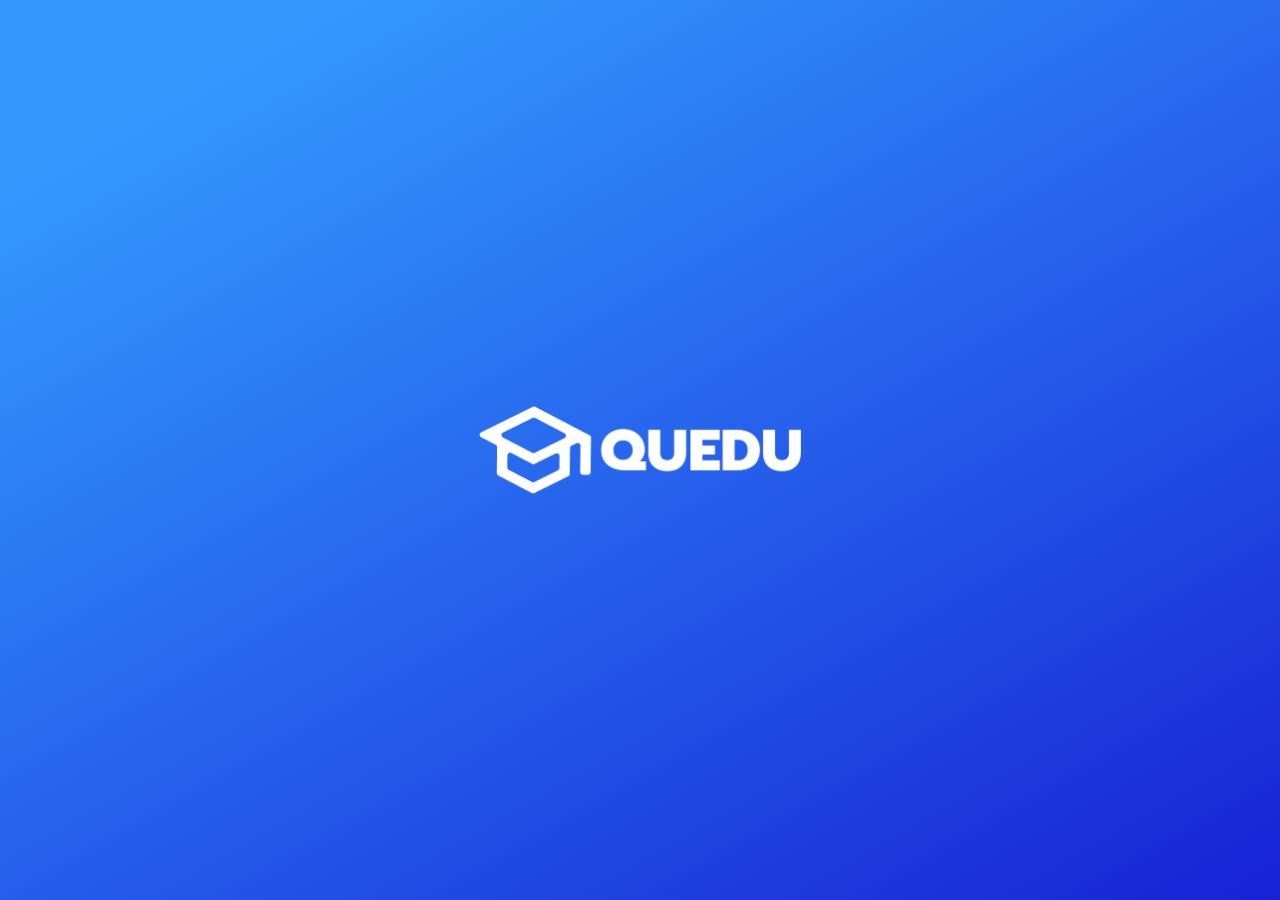
<file: index.html>
<!DOCTYPE html>
<html lang="en">
<head>
	<meta charset="UTF-8">
	<meta name="viewport" content="width=device-width, initial-scale=1.0">
	<title>Document</title>
	<link rel="stylesheet" href="style.css" type="text/css"/>
</head>
<body class="bg center">
	<img src="img/logo.png" class="logo_1"></img>
</body>
</html>
</file>
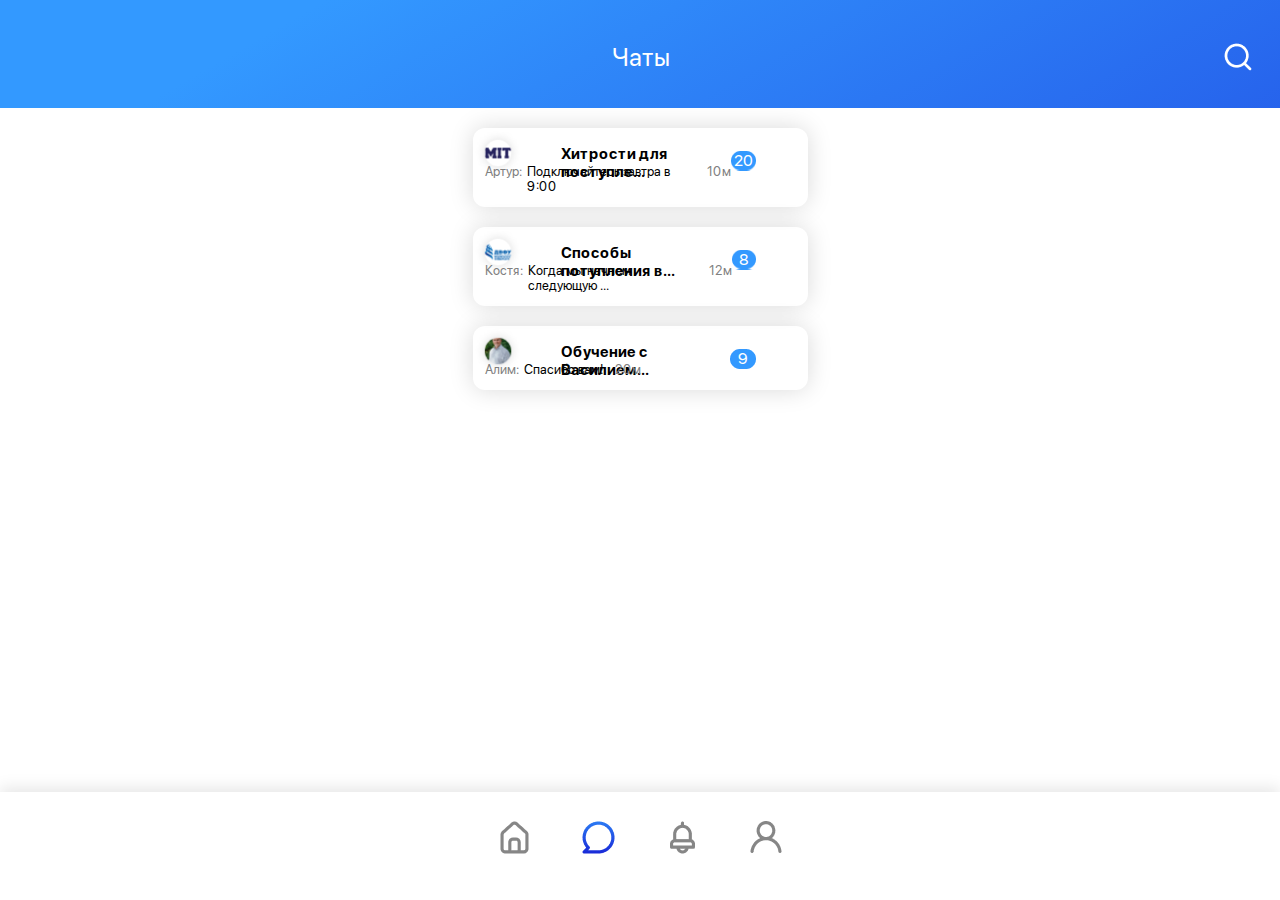
<file: page/chat.html>
<!DOCTYPE html>
<html lang="en">
<head>
	<meta charset="UTF-8">
	<meta name="viewport" content="width=device-width, initial-scale=1.0">
	<title>Quedu</title>
	<link rel="stylesheet" href="../style.css" type="text/css"/>
	<!-- !!!!!!!!!!!!!!!!!!! --><link rel="stylesheet" href="https://cdn.jsdelivr.net/npm/bootstrap-icons@1.3.0/font/bootstrap-icons.css" />
</head>
<body class="whelp_bg">
	<div class="head">
		<div class="verh top mx-p">Чаты</div>
		<a href="poisk_chat.html"><button class="poisk_btn"><img src="../img/glav_icon/uil_search.png"></button></a>
	</div>
	<div class="body">
		<div class="chats mx d-flex">
			<div>
				<div class="c_verh">
					<img src="../img/chats/Group 97.png" class="c_img">
					<div class="c_name">
						<p class="sh1">Хитрости для поступле...</p>
					</div>
				</div>
				<div class="d-flex"><p class="s">Артур:</p><p class="t1">Подключайтесь завтра в 9:00</p><p class="s">10м</p></div>
			</div>
			<div class="uv">20</div>
		</div>
		<div class="chats mx d-flex">
			<div>
				<div class="c_verh">
					<img src="../img/chats/Group 97 (1).png" class="c_img">
					<div class="c_name">
						<p class="sh1">Способы потупления в...</p>
					</div>
				</div>
				<div class="d-flex"><p class="s">Костя:</p><p class="t1">Когда мы начнем следующую ...</p><p class="s">12м</p></div>
			</div>
			<div class="uv">8</div>
		</div>
		<div class="chats mx d-flex">
			<div>
				<div class="c_verh">
					<img src="../img/chats/Group 97 (2).png" class="c_img">
					<div class="c_name">
						<p class="sh1">Обучение с Василием...</p>
					</div>
				</div>
				<div class="d-flex"><p class="s">Алим:</p><p class="t1">Спасибо вам!</p><p class="s">20м</p></div>
			</div>
			<div class="uv">9</div>
		</div>
		<div class="akak"></div>
	</div>
	<div class="hleab">
		<div class="dad_2 mx">
			<a href="glav.html"><button class="son_2 center">
				<img src="../img/glav_icon/uil_home-alt (1).png">
			</button></a>
			<a href="chat.html"><button class="son_2 center">
				<img src="../img/glav_icon/uil_comment.png">
			</button></a>
			<a href="uved.html"><button class="son_2 center">
				<img src="../img/glav_icon/uil_bell (1).png">
			</button></a>
			<a href="prof.html"><button class="son_2 center">
				<img src="../img/glav_icon/Property 1=Select (1).png">
			</button></a>
		</div>
	</div>
</body>
</html>
</file>
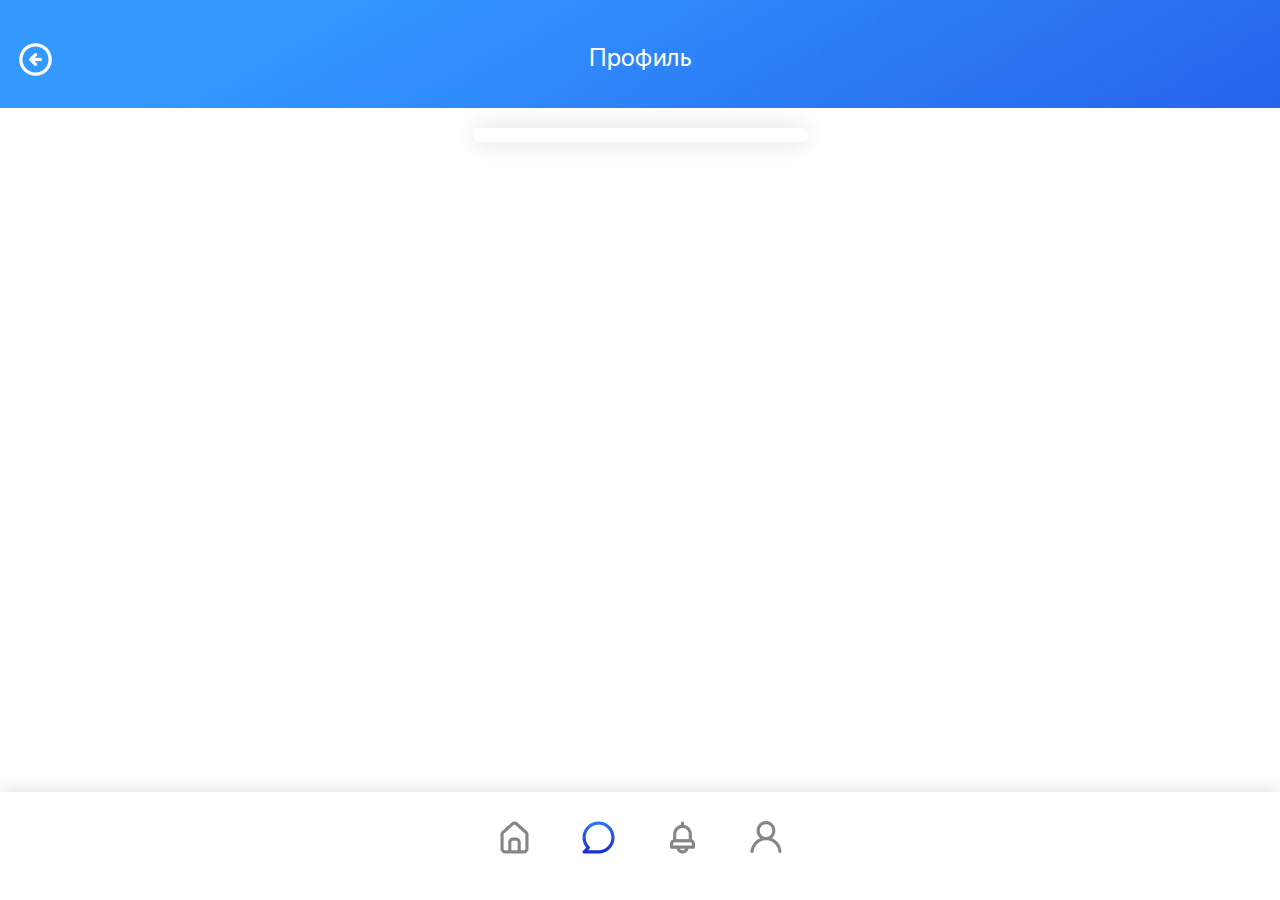
<file: page/chat_chat.html>
<!DOCTYPE html>
<html lang="en">
<head>
	<meta charset="UTF-8">
	<meta name="viewport" content="width=device-width, initial-scale=1.0">
	<title>Quedu</title>
	<link rel="stylesheet" href="../style.css" type="text/css"/>
	<!-- !!!!!!!!!!!!!!!!!!! --><link rel="stylesheet" href="https://cdn.jsdelivr.net/npm/bootstrap-icons@1.3.0/font/bootstrap-icons.css" />
</head>
<body class="whelp_bg">
	<div class="head">
		<button class="vhod_btn1"><img src="../img/Group 41.png" class="img"></button>
		<div class="verh top mx-p">Профиль</div>
	</div>
	<div class="body">
		<div class="chats mx t_c pb"></div>
		<div class="akak"></div>
	</div>
	<div class="hleab">
		<div class="dad_2 mx">
			<button class="son_2 center">
				<img src="../img/glav_icon/uil_home-alt (1).png">
			</button>
			<button class="son_2 center">
				<img src="../img/glav_icon/uil_comment.png">
			</button>
			<button class="son_2 center">
				<img src="../img/glav_icon/uil_bell (1).png">
			</button>
			<button class="son_2 center">
				<img src="../img/glav_icon/Property 1=Select (1).png">
			</button>
		</div>
	</div>
</body>
</html>
</file>
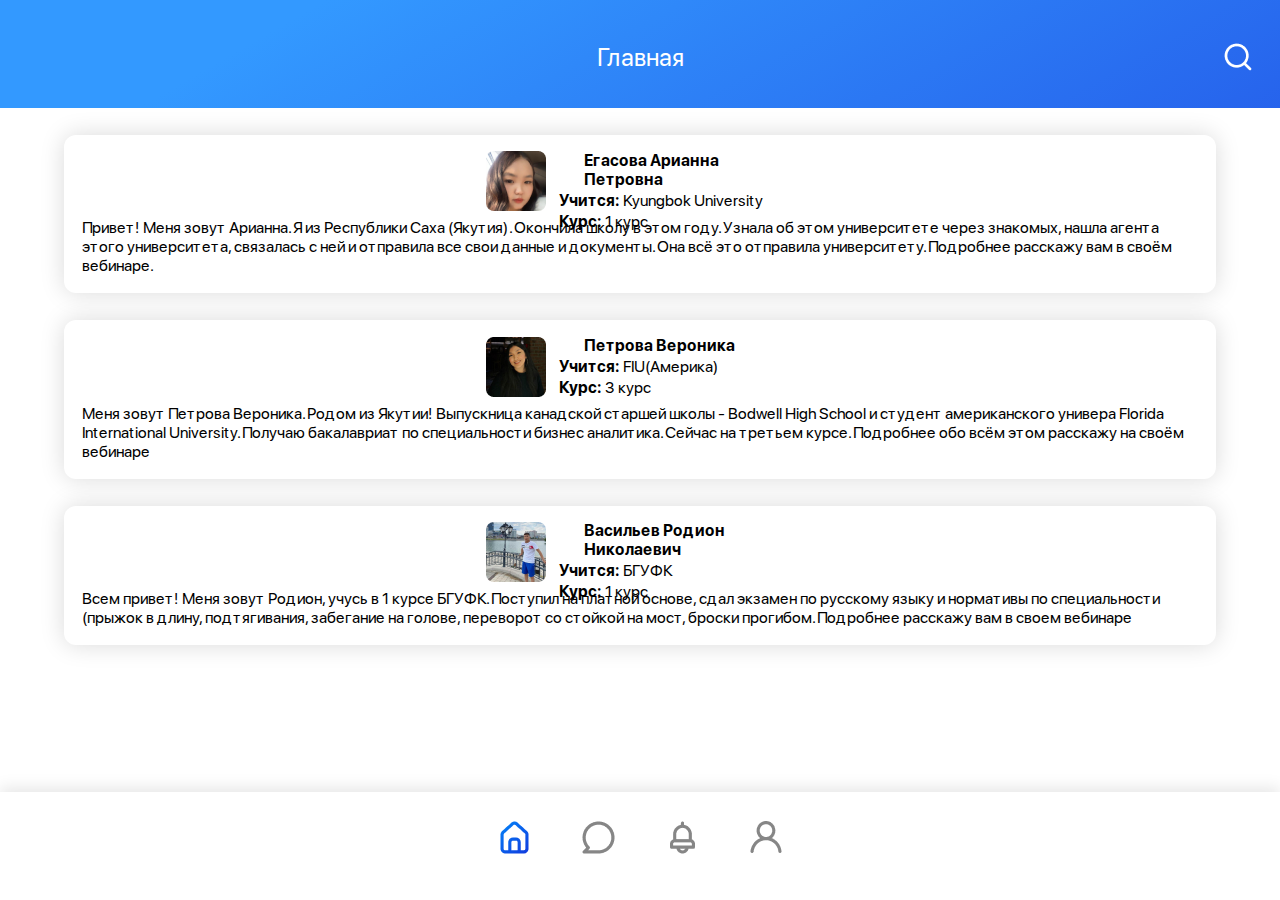
<file: page/glav.html>
<!DOCTYPE html>
<html lang="en">
<head>
	<meta charset="UTF-8">
	<meta name="viewport" content="width=device-width, initial-scale=1.0">
	<title>Quedu</title>
	<link rel="stylesheet" href="../style.css" type="text/css"/>
	<!-- !!!!!!!!!!!!!!!!!!! --><link rel="stylesheet" href="https://cdn.jsdelivr.net/npm/bootstrap-icons@1.3.0/font/bootstrap-icons.css" />
</head>
<body class="whelp_bg">
	<div class="head">
		<div class="verh top mx-p">Главная</div>
		<a href="vuz.html"><button class="poisk_btn"><img src="../img/glav_icon/uil_search.png"></button></a>
	</div>
	<div class="body">
		<a href="vebin.html" class="td-n c_bl"><div class="vebinar mx">
			<div class="v_verh mx">
				<img src="../img/people/Rectangle 118 (2).png" class="img">
				<div class="v_name">
					<p class="sh1">Егасова Арианна Петровна</p>
					<div class="d-flex"><p class="sh">Учится:</p><p class="t">Kyungbok University</p></div>
					<div class="d-flex"><p class="sh">Курс:</p><p class="t">1 курс</p></div>
				</div>
			</div>
			<div class="v_text">Привет! Меня зовут Арианна. Я из Республики Саха (Якутия). Окончила школу в этом году. Узнала об этом университете через знакомых, нашла агента этого университета, связалась с ней и отправила все свои данные и документы. Она всё это отправила университету. Подробнее расскажу вам в своём вебинаре.</div>
		</div></a>
		<div class="vebinar mx">
			<div class="v_verh mx">
				<img src="../img/people/Rectangle 118 (5).png" class="img">
				<div class="v_name">
					<p class="sh1">Петрова Вероника</p>
					<div class="d-flex"><p class="sh">Учится:</p><p class="t">FIU(Америка)</p></div>
					<div class="d-flex"><p class="sh">Курс:</p><p class="t">3 курс</p></div>
				</div>
			</div>
			<div class="v_text">Меня зовут Петрова Вероника. Родом из Якутии! Выпускница канадской старшей школы - Bodwell High School и студент американского универа Florida International University. Получаю бакалавриат по специальности бизнес аналитика. Сейчас на третьем курсе. Подробнее обо всём этом расскажу на своём вебинаре</div>
		</div>
		<div class="vebinar mx">
			<div class="v_verh mx">
				<img src="../img/people/Rectangle 118 (4).png" class="img">
				<div class="v_name">
					<p class="sh1">Васильев Родион Николаевич </p>
					<div class="d-flex"><p class="sh">Учится:</p><p class="t">БГУФК</p></div>
					<div class="d-flex"><p class="sh">Курс:</p><p class="t">1 курс</p></div>
				</div>
			</div>
			<div class="v_text">Всем привет! Меня зовут Родион, учусь в 1 курсе БГУФК. Поступил на платной основе, сдал экзамен по русскому языку и нормативы по специальности (прыжок в длину, подтягивания, забегание на голове, переворот со стойкой на мост, броски прогибом. Подробнее расскажу вам в своем вебинаре</div>
		</div>
		<div class="akak"></div>
	</div>
	<div class="hleab">
		<div class="dad_2 mx">
			<a href="glav.html"><button class="son_2 center">
				<img src="../img/glav_icon/uil_home-alt.png">
			</button></a>
			<a href="chat.html"><button class="son_2 center">
				<img src="../img/glav_icon/uil_comment (1).png">
			</button></a>
			<a href="uved.html"><button class="son_2 center">
				<img src="../img/glav_icon/uil_bell (1).png">
			</button></a>
			<a href="prof.html"><button class="son_2 center">
				<img src="../img/glav_icon/Property 1=Select (1).png">
			</button></a>
		</div>
	</div>
</body>
</html>
</file>
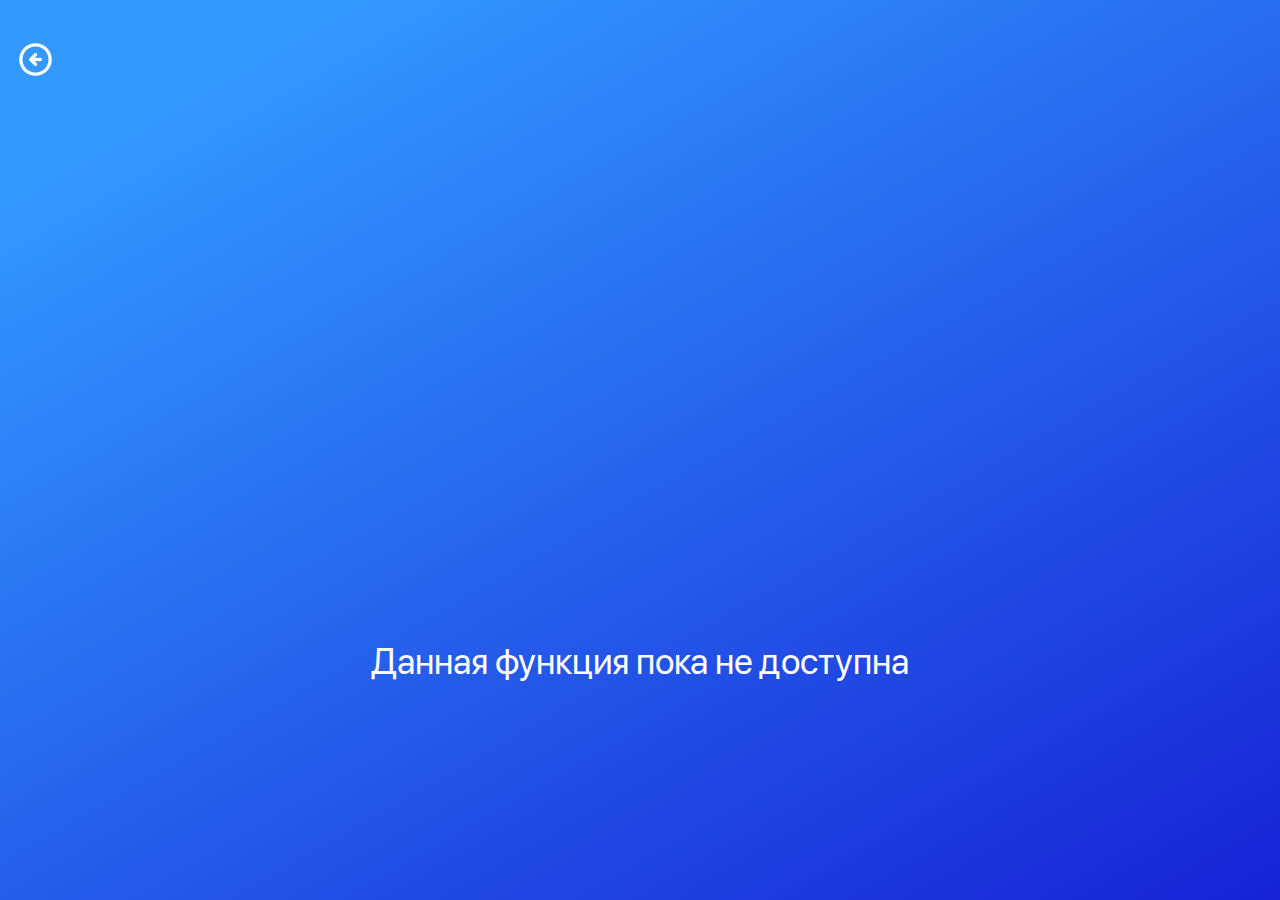
<file: page/ned.html>
<!DOCTYPE html>
<html lang="en">
<head>
	<meta charset="UTF-8">
	<meta name="viewport" content="width=device-width, initial-scale=1.0">
	<title>Quedu</title>
	<link rel="stylesheet" href="../style.css" type="text/css"/>
	<!-- !!!!!!!!!!!!!!!!!!! --><link rel="stylesheet" href="https://cdn.jsdelivr.net/npm/bootstrap-icons@1.3.0/font/bootstrap-icons.css" />
</head>
<body class="whelp_bg">
	<a href="whelp.html"><button class="vhod_btn1"><img src="../img/Group 41.png"></button></a>
	<div class="ned">Данная функция пока не доступна</div>
</body>
</html>
</file>
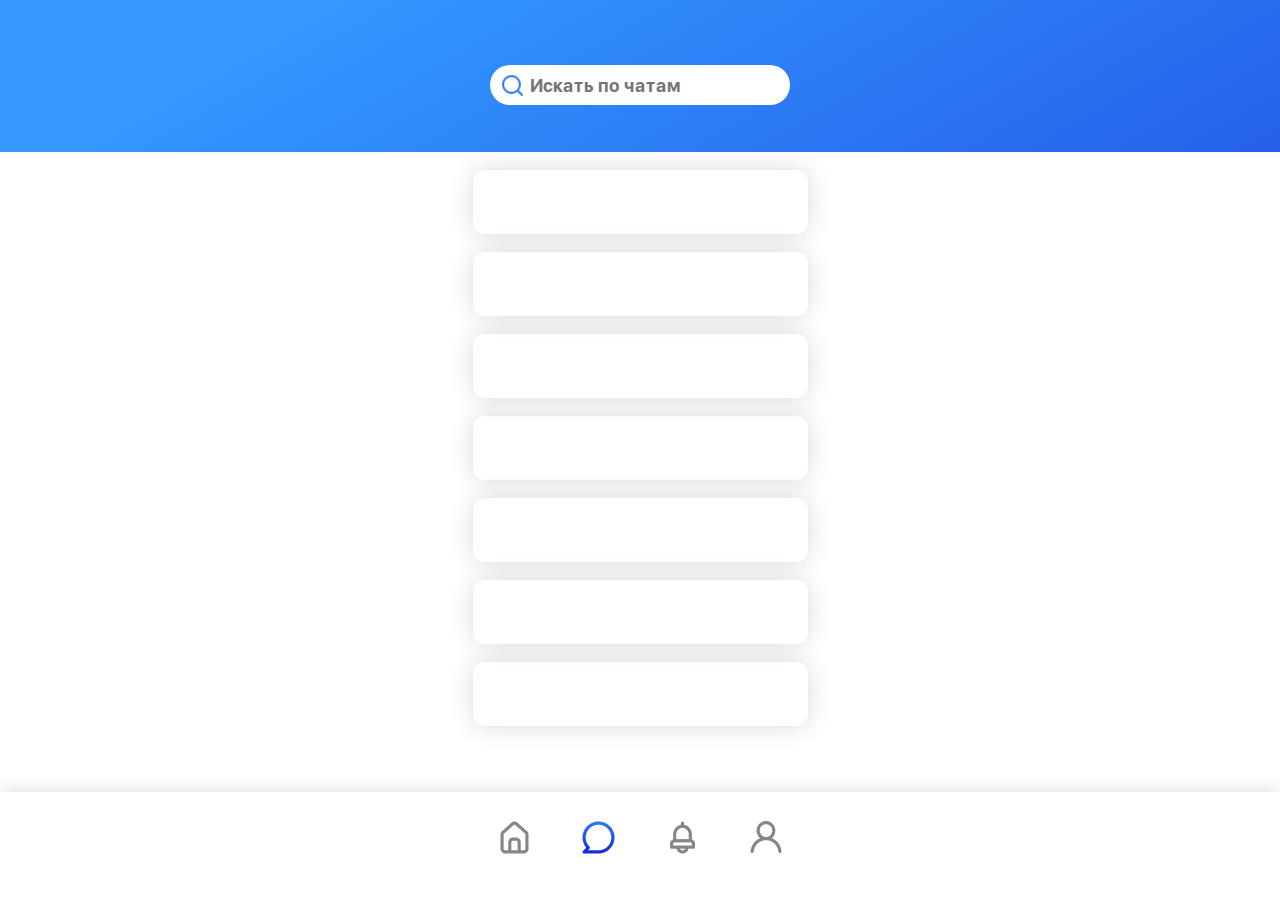
<file: page/poisk_chat.html>
<!DOCTYPE html>
<html lang="en">
<head>
	<meta charset="UTF-8">
	<meta name="viewport" content="width=device-width, initial-scale=1.0">
	<title>Quedu</title>
	<link rel="stylesheet" href="../style.css" type="text/css"/>
	<!-- !!!!!!!!!!!!!!!!!!! --><link rel="stylesheet" href="https://cdn.jsdelivr.net/npm/bootstrap-icons@1.3.0/font/bootstrap-icons.css" />
</head>
<body class="whelp_bg">
	<div class="head1 center">
		<input class="input1" type="text" name="" placeholder="Искать по чатам">
	</div>
	<div class="body1">
		<div class="div2 mx"></div>
		<div class="div2 mx"></div>
		<div class="div2 mx"></div>
		<div class="div2 mx"></div>
		<div class="div2 mx"></div>
		<div class="div2 mx"></div>
		<div class="div2 mx"></div>
		<div class="akak"></div>
	</div>
	<div class="hleab">
		<div class="dad_2 mx">
			<a href="glav.html"><button class="son_2 center">
				<img src="../img/glav_icon/uil_home-alt (1).png">
			</button></a>
			<a href="chat.html"><button class="son_2 center">
				<img src="../img/glav_icon/uil_comment.png">
			</button></a>
			<a href="uved.html"><button class="son_2 center">
				<img src="../img/glav_icon/uil_bell (1).png">
			</button></a>
			<a href="prof.html"><button class="son_2 center">
				<img src="../img/glav_icon/Property 1=Select (1).png">
			</button></a>
		</div>
	</div>
</body>
</html>
</file>
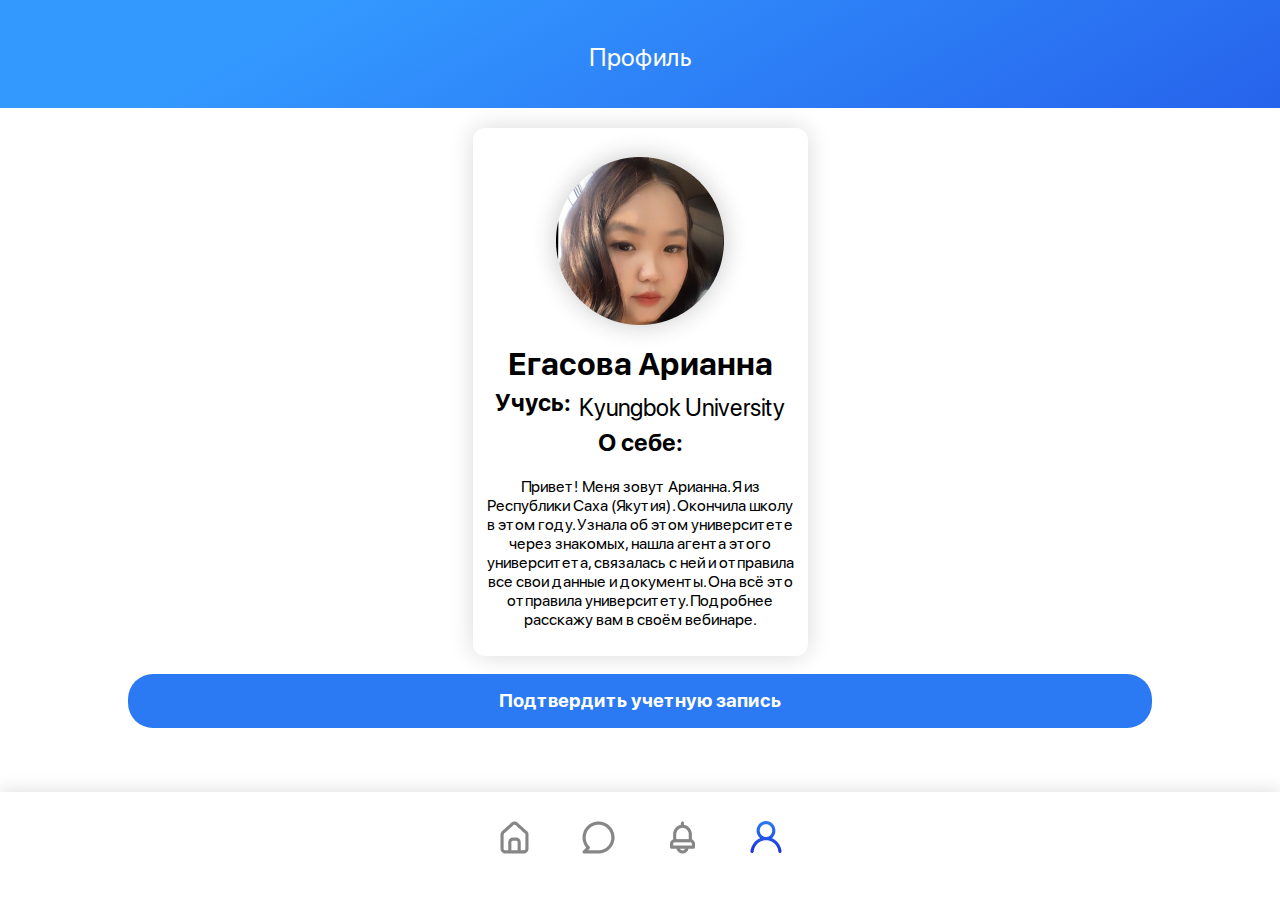
<file: page/prof.html>
<!DOCTYPE html>
<html lang="en">
<head>
	<meta charset="UTF-8">
	<meta name="viewport" content="width=device-width, initial-scale=1.0">
	<title>Quedu</title>
	<link rel="stylesheet" href="../style.css" type="text/css"/>
	<!-- !!!!!!!!!!!!!!!!!!! --><link rel="stylesheet" href="https://cdn.jsdelivr.net/npm/bootstrap-icons@1.3.0/font/bootstrap-icons.css" />
</head>
<body class="whelp_bg">
	<div class="head">
		<div class="verh top mx-p">Профиль</div>
	</div>
	<div class="body">
		<div class="chats mx t_c pb">
			<div class="js mx"><img src="../img/people/Ellipse 6 (1).png" class="mx p_img"></div>
			<h1>Егасова Арианна</h1>
			<div class="w-100 js mt"><h2 class="uch_t">Учусь:</h2><p class="t_uch">Kyungbok University</p></div>
			<h2 class="uch_t mt-2">О себе:</h2>
			<p class="kek">Привет! Меня зовут Арианна. Я из Республики Саха (Якутия). Окончила школу в этом году. Узнала об этом университете через знакомых, нашла агента этого университета, связалась с ней и отправила все свои данные и документы. Она всё это отправила университету. Подробнее расскажу вам в своём вебинаре.</p>
		</div>
		<div class="w-80 mx mt-3"><button class="reg_btn dark-cian">Подтвердить учетную запись</button></div>
		<div class="akak"></div>
	</div>
	<div class="hleab">
		<div class="dad_2 mx">
			<a href="glav.html"><button class="son_2 center">
				<img src="../img/glav_icon/uil_home-alt (1).png">
			</button></a>
			<a href="chat.html"><button class="son_2 center">
				<img src="../img/glav_icon/uil_comment (1).png">
			</button></a>
			<a href="uved.html"><button class="son_2 center">
				<img src="../img/glav_icon/uil_bell (1).png">
			</button></a>
			<a href="prof.html"><button class="son_2 center">
				<img src="../img/glav_icon/Property 1=Select.png">
			</button></a>
		</div>
	</div>
</body>
</html>
</file>
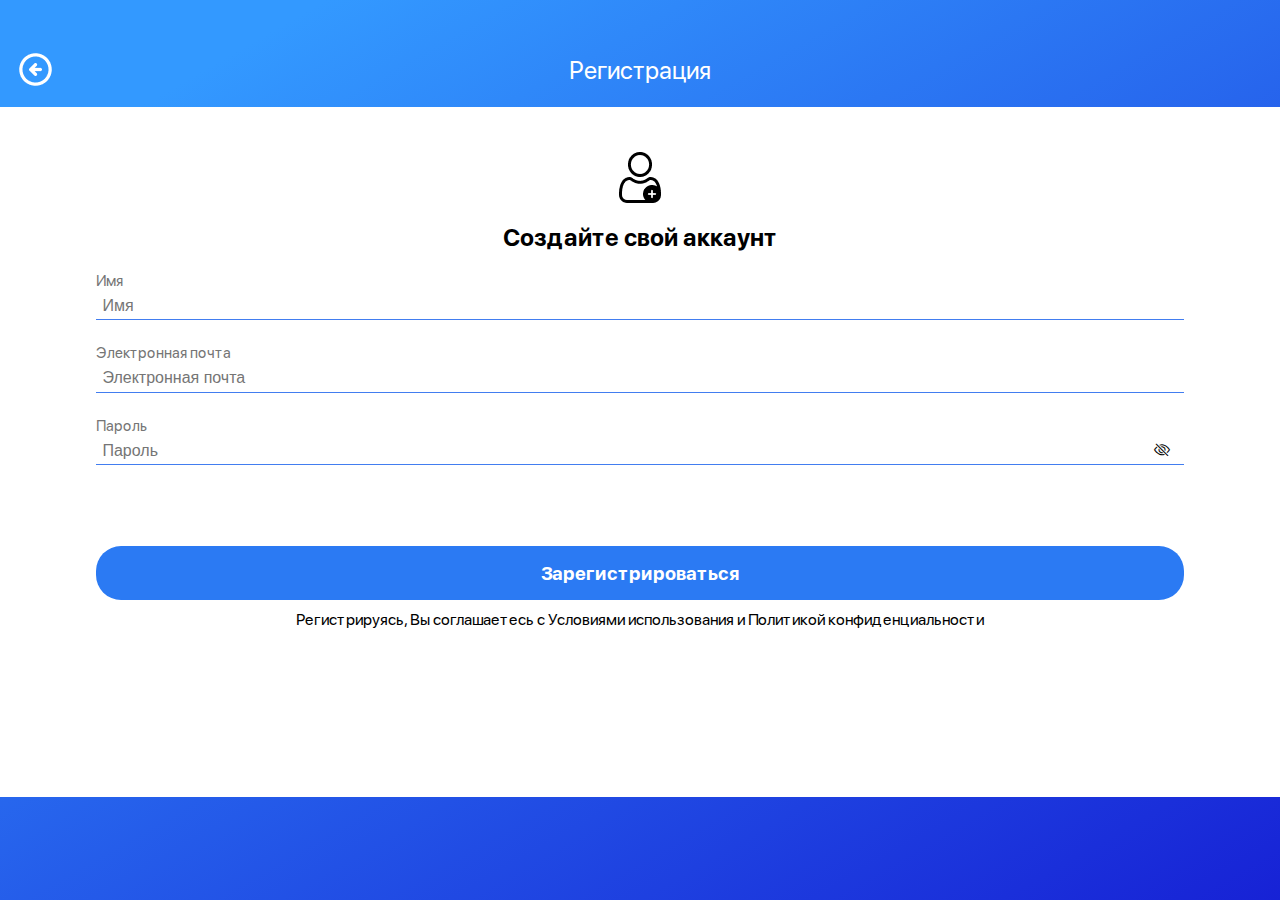
<file: page/reg.html>
<!DOCTYPE html>
<html lang="en">
<head>
	<meta charset="UTF-8">
	<meta name="viewport" content="width=device-width, initial-scale=1.0">
	<title>Quedu</title>
	<link rel="stylesheet" href="../style.css" type="text/css"/>
	<!-- !!!!!!!!!!!!!!!!!!! --><link rel="stylesheet" href="https://cdn.jsdelivr.net/npm/bootstrap-icons@1.3.0/font/bootstrap-icons.css" />
</head>
<body class="bg">
	<a href="rol.html"><button class="vhod_btn"><img src="../img/Group 41.png"></button></a>
	<div class="verh">Регистрация</div>
	<div class="hren f2">
		<div class="gg mx">
			<div class="center"><img src="../img/reg/Component 2.png" class="icon"></div>
			<h2>Создайте свой аккаунт</h2>
		</div>
		<form class="vhod_seredina mx" action="glav.html">
			<p class="input_text">Имя</p>
			<input class="input" type="text" name="text" placeholder=" Имя" required minlength="4" maxlength="12">
			<p class="input_text">Электронная почта</p>
			<input class="input" type="text" name="email" placeholder=" Электронная почта" required minlength="4" maxlength="25">
			<p class="input_text">Пароль</p>
			<input class="input" type="password" name="password" placeholder=" Пароль" required minlength="4" maxlength="8" id="password"><i class="bi bi-eye-slash" id="togglePassword"></i>
			<button type="submit" class="mx reg_btn dark-cian mt-4">Зарегистрироваться</button>
			<div class="sss">Регистрируясь, Вы соглашаетесь с Условиями использования и Политикой конфиденциальности</div>
		</form>
	</div>
	<script src="../script.js"></script>
</body>
</html>
</file>
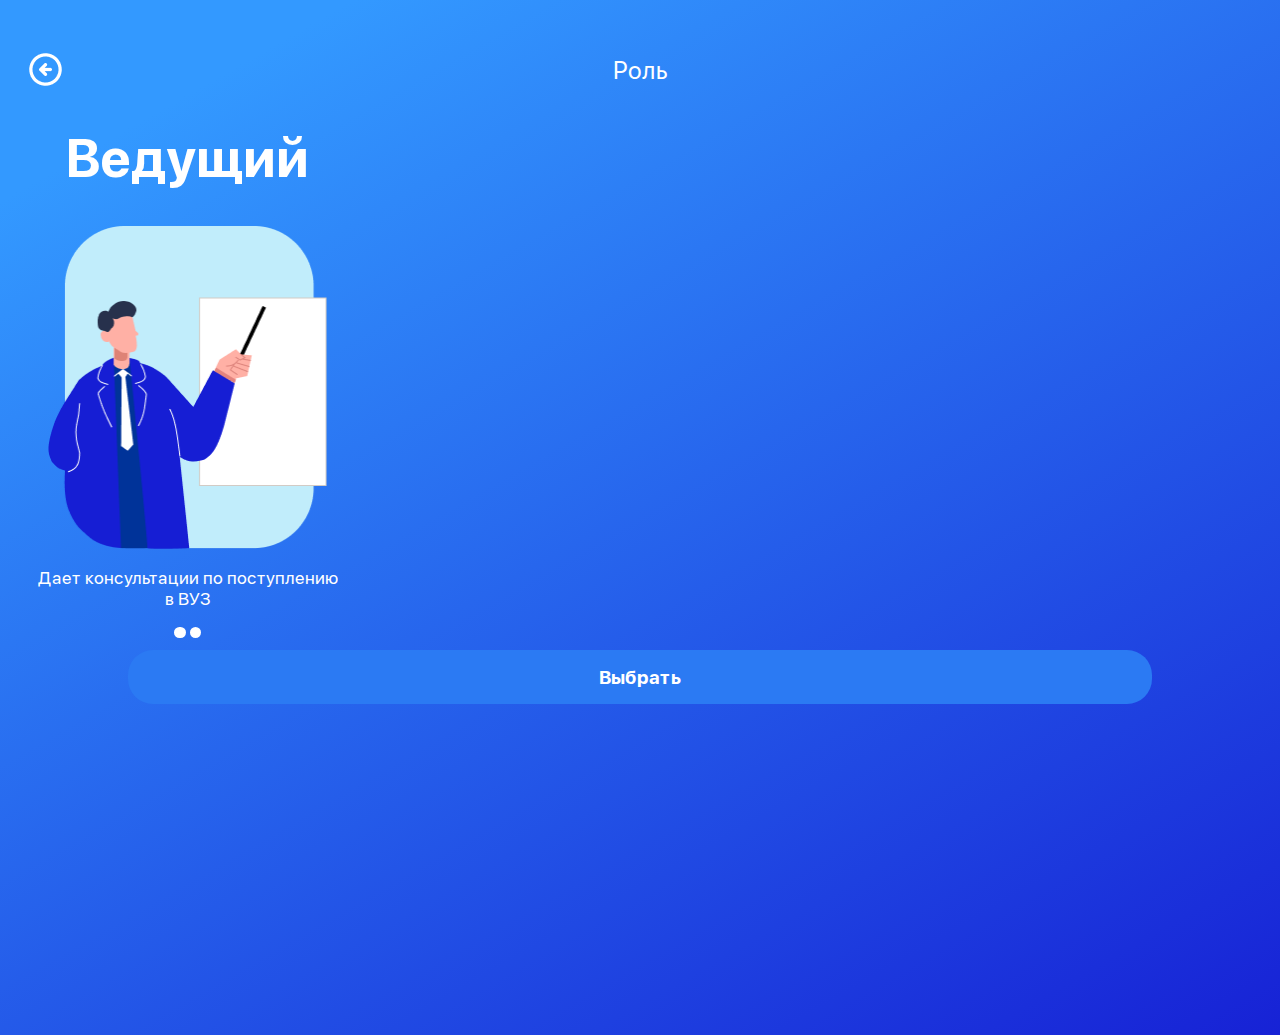
<file: page/rol.html>
<!DOCTYPE html>
<html lang="en">
<head>
	<meta charset="UTF-8">
	<meta name="viewport" content="width=device-width, initial-scale=1.0">
	<title>Quedu</title>
	<link rel="stylesheet" href="../style.css" type="text/css"/>
	<!-- !!!!!!!!!!!!!!!!!!! --><link rel="stylesheet" href="https://cdn.jsdelivr.net/npm/bootstrap-icons@1.3.0/font/bootstrap-icons.css" />
</head>
<body class="bg">
	<a href="whelp.html" class="znak"><button class="vhod_btn2"><img src="../img/Group 41.png"></button></a>
	<div class="verh">Роль</div>
	<div class="slider">
		<div class="slides mx">
			<div id="slide-1" class="yt t_c">
				<h1 class="h1">Ведущий</h1>
				<img src="../img/Группа 2.png" class="img1">
				<p class="fafa">Дает консультации по поступлению в ВУЗ</p>
			</div>
			<div id="slide-2" class="yt t_c">
				<h1 class="h1">Ученик</h1>
				<img src="../img/Component 1.png" class="img1">
				<p class="fafa">Получает необходимую информацию по поступлению в ВУЗ</p>
			</div>
		</div>
		<a href="#slide-1" class="toch"></a>
		<a href="#slide-2" class="toch"></a>
	</div>
	<a href="reg.html"><div class="fs mx"><button type="submit" class="mx reg_btn dark-cian">Выбрать</button></div></a>
	<script src="../script.js"></script>
</body>
</html>
</file>
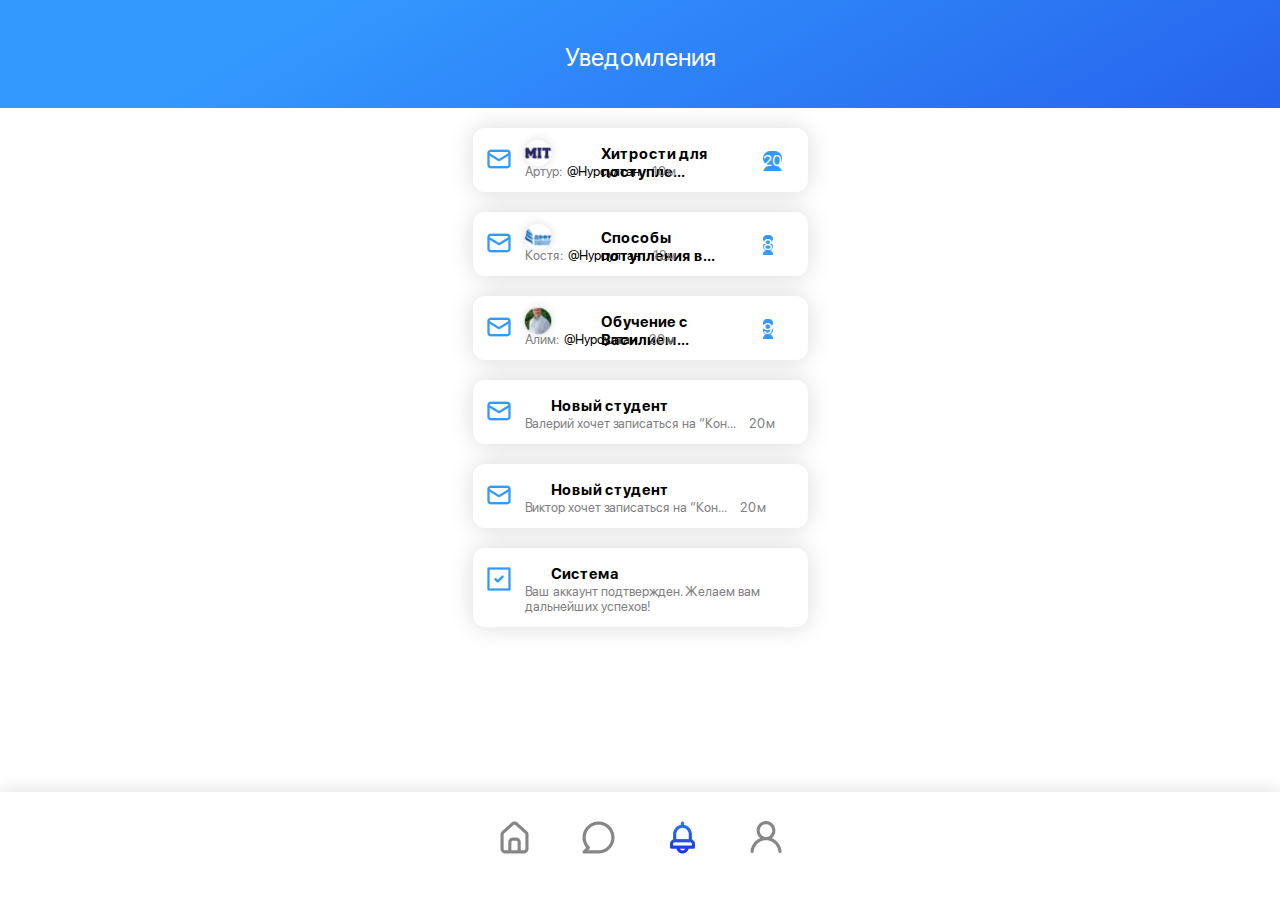
<file: page/uved.html>
<!DOCTYPE html>
<html lang="en">
<head>
	<meta charset="UTF-8">
	<meta name="viewport" content="width=device-width, initial-scale=1.0">
	<title>Quedu</title>
	<link rel="stylesheet" href="../style.css" type="text/css"/>
	<!-- !!!!!!!!!!!!!!!!!!! --><link rel="stylesheet" href="https://cdn.jsdelivr.net/npm/bootstrap-icons@1.3.0/font/bootstrap-icons.css" />
</head>
<body class="whelp_bg">
	<div class="head">
		<div class="verh top mx-p">Уведомления</div>
	</div>
	<div class="body">
		<div class="chats mx d-flex">
			<div class="u_icon center">
				<img src="../img/uil_envelope-alt.png">
			</div>
			<div>
				<div class="c_verh">
					<img src="../img/chats/Group 97.png" class="c_img">
					<div class="c_name">
						<p class="sh1">Хитрости для поступле...</p>
					</div>
				</div>
				<div class="d-flex"><p class="s">Артур:</p><p class="t1">@Нурсултан</p><p class="s">10м</p></div>
			</div>
			<div class="uv">20</div>
		</div>
		<div class="chats mx d-flex">
			<div class="u_icon center">
				<img src="../img/uil_envelope-alt.png">
			</div>
			<div>
				<div class="c_verh">
					<img src="../img/chats/Group 97 (1).png" class="c_img">
					<div class="c_name">
						<p class="sh1">Способы потупления в...</p>
					</div>
				</div>
				<div class="d-flex"><p class="s">Костя:</p><p class="t1">@Нурсултан</p><p class="s">12м</p></div>
			</div>
			<div class="uv">8</div>
		</div>
		<div class="chats mx d-flex">
			<div class="u_icon center">
				<img src="../img/uil_envelope-alt.png">
			</div>
			<div>
				<div class="c_verh">
					<img src="../img/chats/Group 97 (2).png" class="c_img">
					<div class="c_name">
						<p class="sh1">Обучение с Василием...</p>
					</div>
				</div>
				<div class="d-flex"><p class="s">Алим:</p><p class="t1">@Нурсултан</p><p class="s">20м</p></div>
			</div>
			<div class="uv">9</div>
		</div>
		<div class="chats mx d-flex">
			<div class="u_icon center">
				<img src="../img/uil_envelope-alt.png">
			</div>
			<div>
				<div class="c_verh">
					<div class="c_name">
						<p class="sh1">Новый студент</p>
					</div>
				</div>
				<div class="d-flex"><p class="s">Валерий хочет записаться на “Кон...<p class="s">20м</p></div>
			</div>
		</div>
		<div class="chats mx d-flex">
			<div class="u_icon center">
				<img src="../img/uil_envelope-alt.png">
			</div>
			<div>
				<div class="c_verh">
					<div class="c_name">
						<p class="sh1">Новый студент</p>
					</div>
				</div>
				<div class="d-flex"><p class="s">Виктор хочет записаться на “Кон...<p class="s">20м</p></div>
			</div>
		</div>
		<div class="chats mx d-flex">
			<div class="u_icon center">
				<img src="../img/uil_check-square.png">
			</div>
			<div>
				<div class="c_verh">
					<div class="c_name">
						<p class="sh1">Система</p>
					</div>
				</div>
				<div class="d-flex"><p class="s">Ваш аккаунт подтвержден. Желаем вам дальнейших успехов!</div>
			</div>
		</div>
		<div class="akak"></div>
	</div>
	<div class="hleab">
		<div class="dad_2 mx">
			<a href="glav.html"><button class="son_2 center">
				<img src="../img/glav_icon/uil_home-alt (1).png">
			</button></a>
			<a href="chat.html"><button class="son_2 center">
				<img src="../img/glav_icon/uil_comment (1).png">
			</button></a>
			<a href="uved.html"><button class="son_2 center">
				<img src="../img/glav_icon/uil_bell.png">
			</button></a>
			<a href="prof.html"><button class="son_2 center">
				<img src="../img/glav_icon/Property 1=Select (1).png">
			</button></a>
		</div>
	</div>
</body>
</html>
</file>
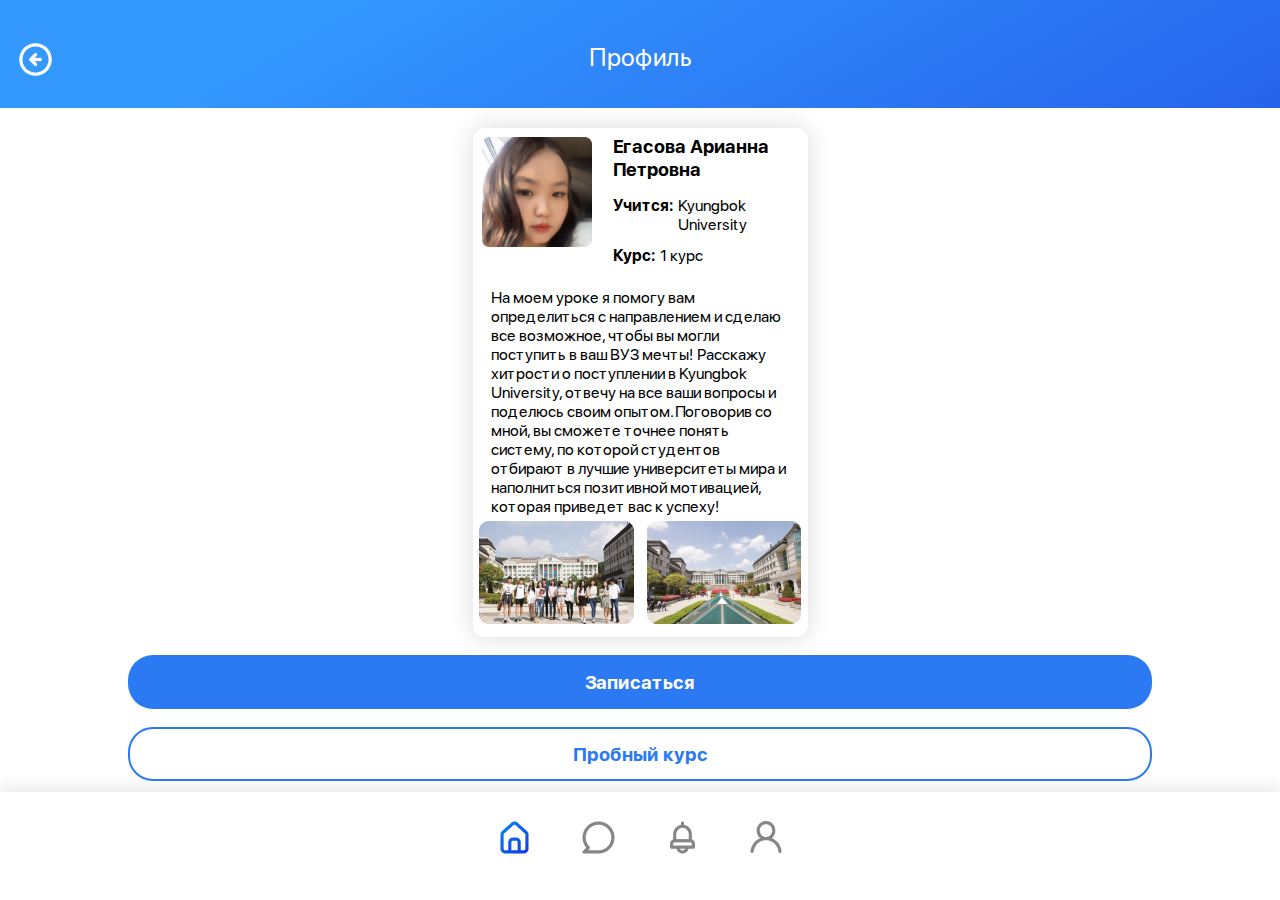
<file: page/vebin.html>
<!DOCTYPE html>
<html lang="en">
<head>
	<meta charset="UTF-8">
	<meta name="viewport" content="width=device-width, initial-scale=1.0">
	<title>Quedu</title>
	<link rel="stylesheet" href="../style.css" type="text/css"/>
	<!-- !!!!!!!!!!!!!!!!!!! --><link rel="stylesheet" href="https://cdn.jsdelivr.net/npm/bootstrap-icons@1.3.0/font/bootstrap-icons.css" />
</head>
<body class="whelp_bg">
	<div class="head">
	<a href="glav.html"><button class="vhod_btn1"><img src="../img/Group 41.png"></button></a>
		<div class="verh top mx-p">Профиль</div>
	</div>
	<div class="body">
		<div class="chats mx t_c pb">
			<div class="mx d-flex1">
				<img src="../img/people/Rectangle 118 (3).png" class="img5">
				<div class="vv_name">
					<h3 class="sh11">Егасова Арианна Петровна</h3>
					<div class="d-flex1"><p class="sh">Учится:</p><p class="t">Kyungbok University</p></div>
					<div class="d-flex1"><p class="sh">Курс:</p><p class="t">1 курс</p></div>
				</div>
			</div>
			<div class="vv_text">На моем уроке я помогу вам определиться с направлением и сделаю все возможное, чтобы вы могли поступить в ваш ВУЗ мечты! Расскажу хитрости о поступлении в Kyungbok University, отвечу на все ваши вопросы и поделюсь своим опытом. Поговорив со мной, вы сможете точнее понять систему, по которой студентов отбирают в лучшие университеты мира и наполниться позитивной мотивацией, которая приведет вас к успеху!</div>
			<div class="d-flex1">
				<img src="../img/people/Rectangle 120.png" class="mx">
				<img src="../img/people/Rectangle 121.png" class="mx">
			</div>
		</div>
		<div class="w-80 mx mt-3"><button class="reg_btn dark-cian">Записаться</button></div>
		<div class="w-80 mx mt-3"><button class="reg_btn2">Пробный курс</button></div>
		<div class="akak"></div>
	</div>
	<div class="hleab">
		<div class="dad_2 mx">
			<a href="glav.html"><button class="son_2 center">
				<img src="../img/glav_icon/uil_home-alt.png">
			</button></a>
			<a href="chat.html"><button class="son_2 center">
				<img src="../img/glav_icon/uil_comment (1).png">
			</button></a>
			<a href="uved.html"><button class="son_2 center">
				<img src="../img/glav_icon/uil_bell (1).png">
			</button></a>
			<a href="prof.html"><button class="son_2 center">
				<img src="../img/glav_icon/Property 1=Select (1).png">
			</button></a>
		</div>
	</div>
</body>
</html>
</file>
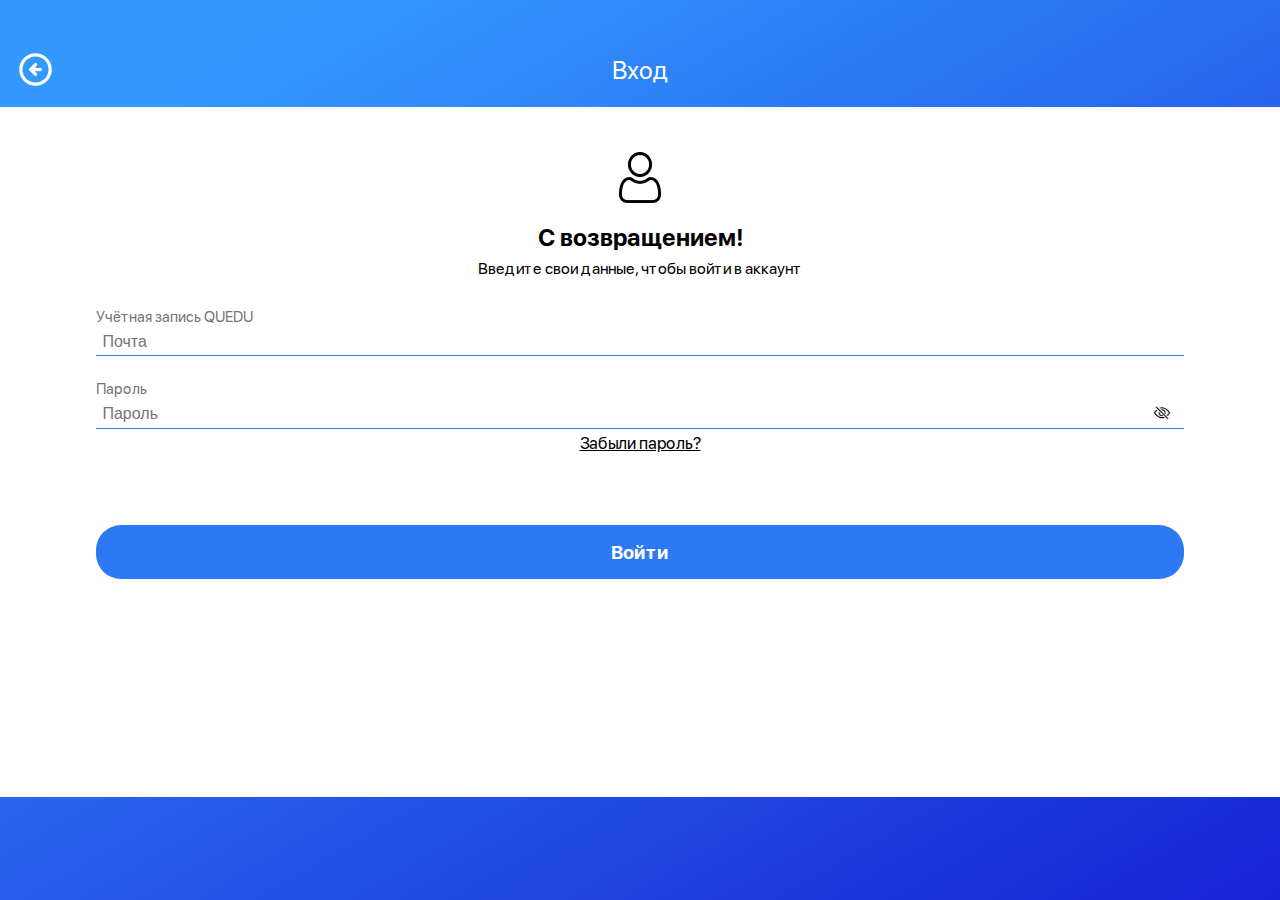
<file: page/vhod.html>
<!DOCTYPE html>
<html lang="en">
<head>
	<meta charset="UTF-8">
	<meta name="viewport" content="width=device-width, initial-scale=1.0">
	<title>Quedu</title>
	<link rel="stylesheet" href="../style.css" type="text/css"/>
	<!-- !!!!!!!!!!!!!!!!!!! --><link rel="stylesheet" href="https://cdn.jsdelivr.net/npm/bootstrap-icons@1.3.0/font/bootstrap-icons.css" />
</head>
<body class="bg">
	<a href="whelp.html"><button class="vhod_btn"><img src="../img/Group 41.png"></button></a>
	<div class="verh">Вход</div>
	<div class="hren f1">
		<div class="gg mx">
			<div class="center"><img src="../img/reg/Group 75 (1).png" class="icon"></div>
			<h2>С возвращением!</h2>
			<p class="amin">Введите свои данные, чтобы войти в аккаунт</p>
		</div>
		<form class="vhod_seredina mx" action="glav.html">
			<p class="input_text">Учётная запись QUEDU</p>
			<input class="input" type="text" name="text" placeholder=" Почта" required minlength="4" maxlength="30">
			<p class="input_text">Пароль</p>
			<input class="input" type="password" name="password" placeholder=" Пароль" required minlength="4" maxlength="8" id="password"><i class="bi bi-eye-slash" id="togglePassword"></i>
			<div class="forgot"><a href="ned.html" class="td-n forgot_t">Забыли пароль?</a></div>
			<button type="submit" class="mx reg_btn dark-cian mt-5">Войти</button>
		</form>

	</div>
	<script src="../script.js"></script>
</body>
</html>
</file>
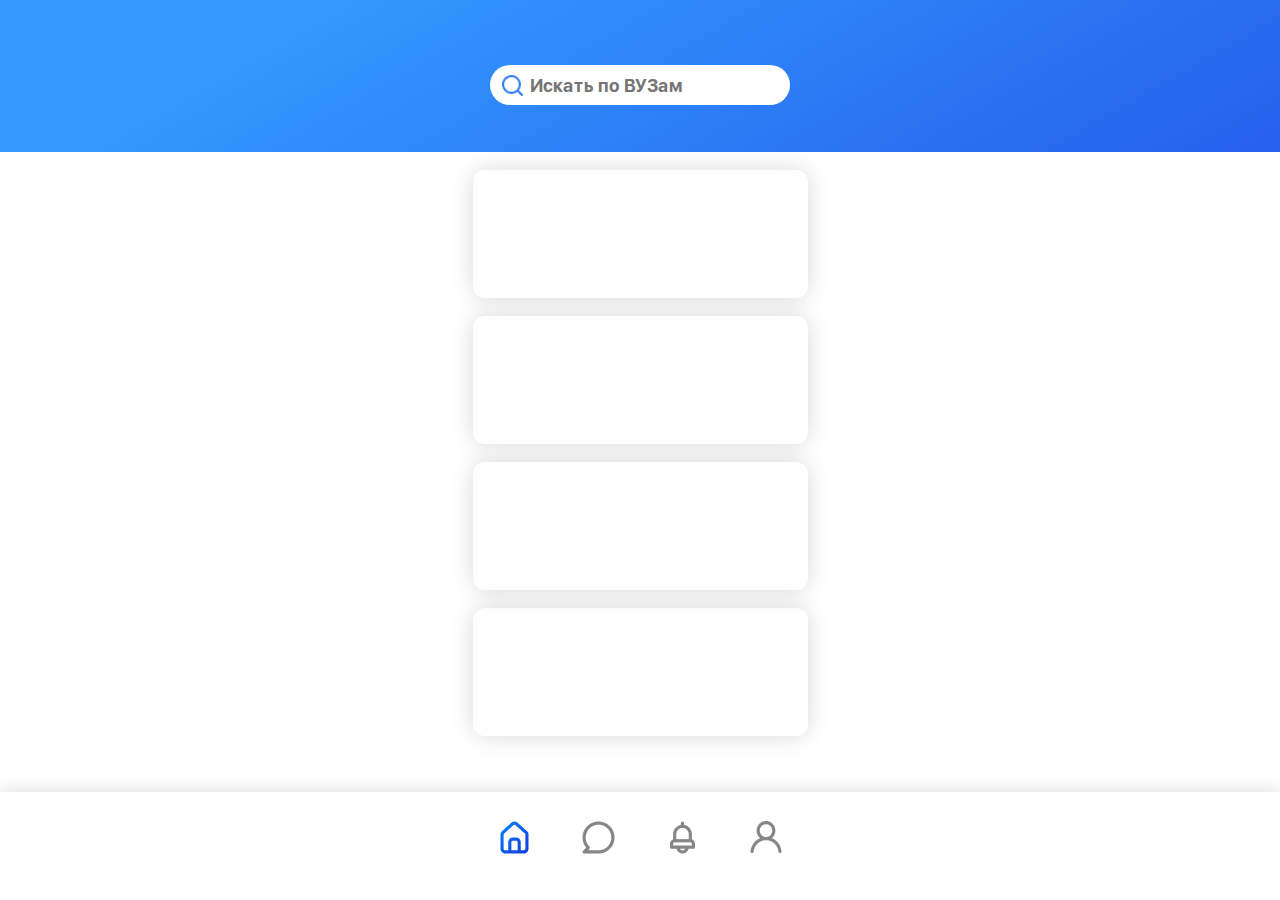
<file: page/vuz.html>
<!DOCTYPE html>
<html lang="en">
<head>
	<meta charset="UTF-8">
	<meta name="viewport" content="width=device-width, initial-scale=1.0">
	<title>Quedu</title>
	<link rel="stylesheet" href="../style.css" type="text/css"/>
	<!-- !!!!!!!!!!!!!!!!!!! --><link rel="stylesheet" href="https://cdn.jsdelivr.net/npm/bootstrap-icons@1.3.0/font/bootstrap-icons.css" />
</head>
<body class="whelp_bg">
	<div class="head1 center">
		<input class="input1" type="text" name="" placeholder="Искать по ВУЗам">
	</div>
	<div class="body1">
		<div class="div1 mx"></div>
		<div class="div1 mx"></div>
		<div class="div1 mx"></div>
		<div class="div1 mx"></div>
		<div class="akak"></div>
	</div>
	<div class="hleab">
		<div class="dad_2 mx">
			<a href="glav.html"><button class="son_2 center">
				<img src="../img/glav_icon/uil_home-alt.png">
			</button></a>
			<a href="chat.html"><button class="son_2 center">
				<img src="../img/glav_icon/uil_comment (1).png">
			</button></a>
			<a href="uved.html"><button class="son_2 center">
				<img src="../img/glav_icon/uil_bell (1).png">
			</button></a>
			<a href="prof.html"><button class="son_2 center">
				<img src="../img/glav_icon/Property 1=Select (1).png">
			</button></a>
		</div>
	</div>
</body>
</html>
</file>
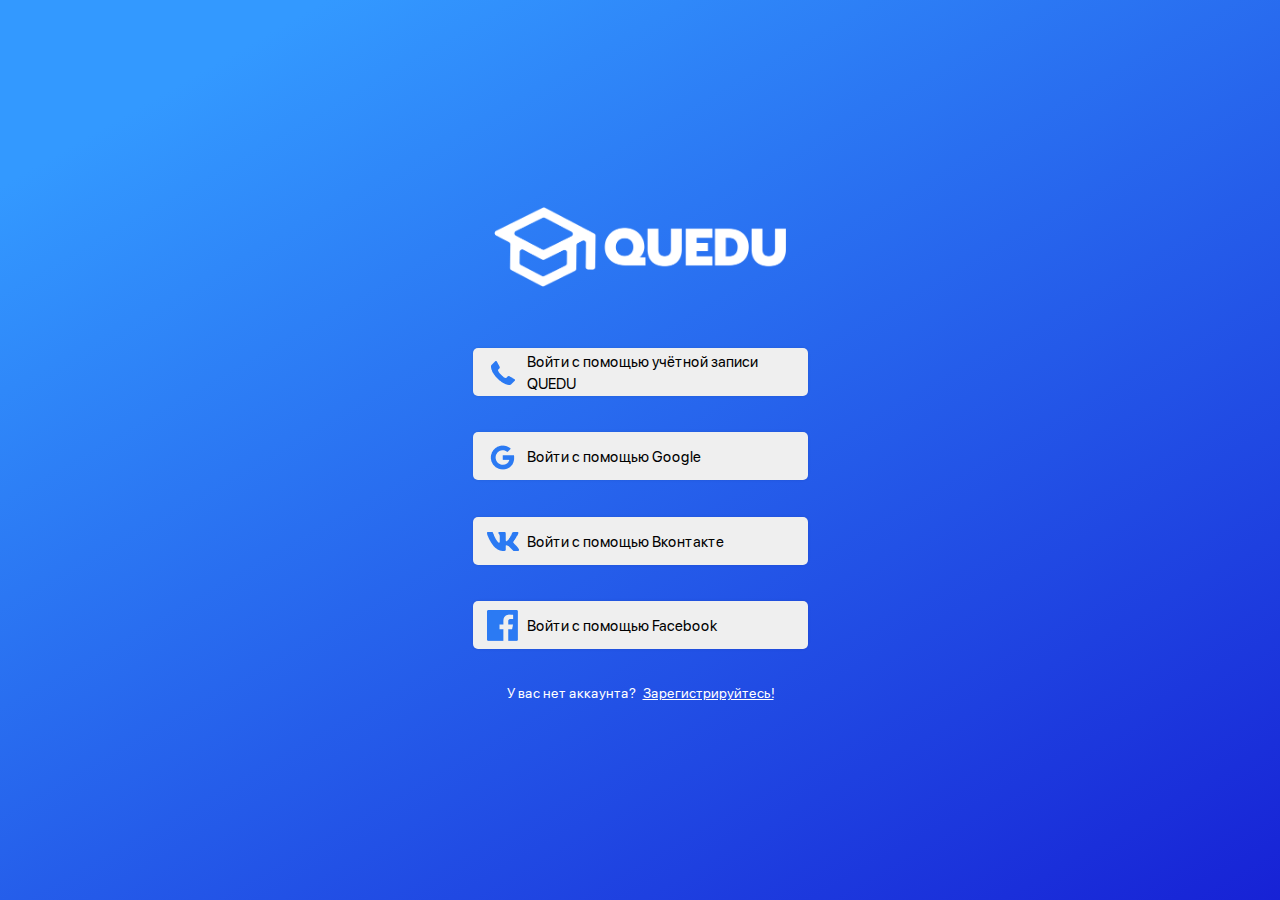
<file: page/whelp.html>
<!DOCTYPE html>
<html lang="en">
<head>
	<meta charset="UTF-8">
	<meta name="viewport" content="width=device-width, initial-scale=1.0">
	<title>Quedu</title>
	<link rel="stylesheet" href="../style.css" type="text/css"/>
</head>
<body class="whelp_bg">
	<img src="../img/logo.png" class="logo_2 mx"></img>

	<a href="vhod.html" class="td-n">
		<button class="whelp_btn mx">
			<div class="whelp_icon">
				<img src="../img/whelp_icon/el_phone.png">
			</div>
			<div class="whelp_text"><span>Войти с помощью учётной записи QUEDU</span></div>
		</button>
	</a>
	<a href="ned.html" class="td-n">
		<button class="whelp_btn mx">
			<div class="whelp_icon">
				<img src="../img/whelp_icon/akar-icons_google-fill.png">
			</div>
			<div class="whelp_text"><span>Войти с помощью Google</span></div>
		</button>
	</a>
	<a href="ned.html" class="td-n">
		<button class="whelp_btn mx">
			<div class="whelp_icon">
				<img src="../img/whelp_icon/Vector (3).png">
			</div>
			<div class="whelp_text"><span>Войти с помощью Вконтакте</span></div>
		</button>
	</a>
	<a href="ned.html" class="td-n">
		<button class="whelp_btn mx">
			<div class="whelp_icon">
				<img src="../img/whelp_icon/Vector (4).png">
			</div>
			<div class="whelp_text"><span>Войти с помощью Facebook</span></div>
		</button>
	</a>

	<div class="whelp_link1 mx center">У вас нет аккаунта?<a href="rol.html" class="whelp_link2">Зарегистрируйтесь!</a></div>
</body>
</html>
</file>
<file: style.css>
body{
	margin: 0;
}
h1{
	font-family: inter-m;
	margin-top: -1vh;
}
.h1{
	font-size: 6vh;
	color: white;
}
.w-100{
	width: 100%;
}
.w-80{
	width: 80%;
}
.js{
	justify-content: center;
	width: 100%;
	display: flex;
}
.d-flex{
	display: flex;
	margin-top: -10px;
}
.mx{
	margin-left: auto;
	margin-right: auto;
}
.mx-p{
	position: absolute;
	left: auto;
	right: auto;
}
.px{
	padding-left: auto;
	padding-right: auto;
}
.center{
	display: flex;
	justify-content: center;
	align-items: center;
}
.t_c{
	text-align: center;
}

@font-face {
	font-family: inter;
	src: url("font/SFProDisplay-Regular.ttf");
}
@font-face {
	font-family: inter-m;
	src: url("font/SFProDisplay-Bold.ttf");
}
h2{
	font-family: inter-m;
}

/*color*/
.cian{
	background: rgb(66, 125, 240);
}
.dark-cian{
	background: rgb(43, 122, 243);
}
.blue{
	background: rgb(10, 67, 177);
}
.dark-blue{
	background: rgb(37, 56, 189);
}
/*loading*/
.logo_1{
	width: 322.88px;
	height: 88.6px;
}
.bg{
	background: linear-gradient(150.25deg, #3399FF 11.4%, #161ED4 102.85%);
	width: 100vw;
	height: 100vh;
}
/*Войти с помощью; whelp*/
.logo_2{
	width: 292.37px;
	height: 80.23px;
	margin-top: 23vh;
	margin-bottom: 2.7vh;
}
.whelp_bg{
	background: linear-gradient(150.25deg, #3399FF 11.4%, #161ED4 102.85%, #161ED4 102.85%);
	width: 100vw;
	height: 100vh;
	display: flex;
	flex-direction: column;
}
.whelp_btn{
	width: 335px;
	height: 48px;
	margin-top: 4.04vh;
	border: 0vh;
	box-shadow: 0 0 3px rgba(0,0,0,0.1);
	border-radius: 5px;
	display: flex;
}
.whelp_icon{
	width: 48px; 
	height: 48px;
	display: flex;
	justify-content: center;
	align-items: center;
}
.whelp_text{
	width: 250px; 
	height: 48px;
	display: flex;
	align-items: center;
	text-align: left;
	font-size: 15px;
	line-height: 22px;
	font-family: inter;
}
.whelp_link1{
	width: 300px;
	color: white;
	font-size: 14px;
	line-height: 22px;
	font-family: inter;
	margin-top: 33px;
}
.whelp_link2{
	color: white;
	font-size: 14px;
	line-height: 22px;
	font-family: inter;
	margin-left: 6px;
}
.td-n{
	text-decoration: none;
}
/*вход*/
.verh{
	position: absolute;
	top: 59px;
	display: flex;
	width: 100vw;
	color: white;
	font-size: 25px;
	line-height: 22px;
	font-family: inter;
	justify-content: center;
}
.znak{
	position: absolute;
	top: 37px;
	left: 10px;
	width: 50px;
	height: 50px;
}
.vhod_btn{
	background-color: Transparent;
	border: none;
	position: absolute;
	top: 48.5px;
	left: 10px;
}
.hren{
	position: absolute;
	top: 107px;
	width: 100vw;
	background: white;
	height: 76.7vh;
}
.vhod_seredina{
	width: 85vw;
	height: 17.9vh;
}
.input{
	border: 0px;
	border-bottom: 1px solid rgb(66, 125, 240);
	outline: none;
	width: 100%;
	margin-top: -3vh;
	font-size: 2.5vh;
	margin-bottom: 1vh;
	padding-bottom: 0.5vh;
	font-size: 16px;
}
.input_text{
	font-family: inter;
	font-size: 19px;
	margin-bottom: 7px;
	color: #757575;
	font-size: 15px;
}
.reg_btn{
	border: 0px;
	width: 100%;
	height: 6vh;
	border-radius: 25px;
	text-align: center;
	color: white;
	font-family: inter-m;
	font-size: 19px;
}
.forgot{
	font-family: inter;
	font-size: 17px;
	margin-top: -0.5vh;
	text-align: center;
	width: 100%;
	margin-bottom: 2vh;
}
.forgot_t{
	color: black;
	text-decoration: underline;
}
.aaaaa{
	background-image: url("img/войти с помощью.png");
	background-size: 100% 100%;
	width: 262px;
	height: 56px;
	margin-top: 12vh;
}

form i{
    margin-left: -30px;
    margin-bottom: 2px;
    cursor: pointer;
}

.dad1{
	width: 60%;
	display: flex;
	justify-content: space-between;
	margin-top: 1vh;
	margin-bottom: 3vh;
}
.dad2{
	width: 60%;
	display: flex;
	justify-content: space-between;
	margin-top: 23vh;
	margin-bottom: 3vh;
}
.son{
	width: 52.18px;
	height: 52.18px;
	border: 0vh;
	box-shadow: 0 0 3px rgba(0,0,0,0.5);
	border-radius: 5px;
	display: flex;
	background: white;
}
.icon{
	width: 42px;
	height: 51px;
	margin-top: 5vh;
}
.gg{
	width: 75vw; 
	text-align: center;
	font-family: inter;
}
.amin{
	margin-top: -13px;
	margin-bottom: 30px;
}
/*главная*/
.head{
	width: 100%;
	height: 12vh;
	text-align: center;
	color: white;
	position: absolute;
}
.top{
	margin-top: -1.5vh;
}
.body{
	width: 100%;
	background: white; 
	margin-top: 12vh;
	height: 100vh;
	overflow: auto;
}
.hleab{
	width: 100%;
	height: 12vh;
	background: white; 
	box-shadow: 0px -4px 15px rgba(0, 0, 0, 0.1);
	position: fixed;
	top: 88vh;
}
.akak{
	height: 14vh;
	width: 1vh;
}
.dad_2{
	height: 40px;
	width: 292px;
	margin-top: 25px;
	display: flex;
	justify-content: space-between;
}
.son_2{
	width: 40px;
	height: 40px;
	border: 0vh;
	display: flex;
	background: white;
}
.poisk_btn{
	background-color: Transparent;
	background-repeat:no-repeat;
	border: none;
	cursor:pointer;
	overflow: hidden;
	position: absolute;
	top: 40px;
	right: 20px;
}
.vebinar{
	width: 90vw;
	box-shadow: 0px 0px 25px rgba(0, 0, 0, 0.15);
	border-radius: 12px;
	margin-top: 3vh;
	padding-top: 1.8vh;
	padding-bottom: 2vh
}
.v_verh{
	height: 60px;
	width: 308px;
	display: flex;
}
.v_name{
	width: 248px;
	padding-left: 1vw;
	font-size: 16px;
	display: flex;
	flex-direction: column;
}
.sh1{
	font-family: inter-m;
	margin-top: -0.5px;
	margin-left: 2vw;
}
.sh{
	font-family: inter-m;
	margin-top: -4px;
}
.t{
	font-family: inter;
	margin-left: 0.5vh;
	margin-top: -4px;
}
.v_text{
	font-family: inter;
	margin: 0.8vh 2vh 0vh 2vh;
}
/*чаты*/
.chats{
	width: 335px;
	margin-top: 20px;
	box-shadow: 0px 0px 25px rgba(0, 0, 0, 0.15);
	border-radius: 12px;
}
.c_verh{
	height: 50px;
	width: 250px;
	display: flex;
}
.c_text{
	height: 23px;
	width: 200px;
	font-family: inter;
	margin: 0.8vh 2vh 0vh 2vh;
}
.c_name{
	width: 199px;
	padding-left: 1vw;
	padding-top: 1.9vh;
	font-size: 15px;
	display: flex;
	flex-direction: column;
}
.s{
	font-family: inter;
	margin-left: 1.4vh;
	margin-top: -4px;
	color: grey;
	font-size: 13px;
}
.t1{
	font-family: inter;
	margin-left: 0.5vh;
	margin-top: -4px;
	font-size: 13px;
}
.uv{
	height: 20px;
	width: 26px;
	background-image: url("img/Rectangle 126.png");
	background-size: 100%;
	color: white;
	text-align: center;
	font-family: inter;
	margin-top: 23px;
	margin-left: auto;
	margin-right: 4vw;
}
.u_icon{
	margin: 17px 0px 0px 12px;
	height: 28px;
	width: 28px;
}
.t_uch{
	font-family: inter;
	font-size: 1.5em;
	margin-left: 1vh;
	margin-top: 2.7vh;
}
.uch_t{
	font-family: inter-m;
}
.mt{
	margin-top: -4vh;
}
.mt-2{
	margin-top: -2vh;
}
.mt-3{
	margin-top: 2vh;
}
.mt-4{
	margin-top: 8vh;
}
.mt-5{
	margin-top: 6vh;
}
.kek{
	margin: 1.5vh;
	font-family: inter;
}
.pb{
	padding-bottom: 1.5vh;
}
.input1{
	width: 300px;
	height: 40px;

	background: #FFFFFF;
	border-radius: 20px;
	border: 0px;
	font-size: 2vh;
	font-family: inter-m;

	background-image: url("img/glav_icon/uil_search (1).png");
	background-repeat: no-repeat;
	background-size: 25px 25px;
	background-position: 10px 8px;
	padding-left: 40px;
	outline: none;
}
.head1{
	width: 100%;
	height: 152px;
	text-align: center;
	color: white;
	position: absolute;
	margin-top: 1vh;
}
.body1{
	width: 100%;
	background: white; 
	margin-top: 152px;
	height: 100vh;
	overflow: auto;
}
.poisk_btn1{
	background-color: Transparent;
	background-repeat:no-repeat;
	border: none;
	cursor:pointer;
	overflow: hidden;
}
.div1{
	box-shadow: 0px 0px 25px rgba(0, 0, 0, 0.15);
	border-radius: 12px;
	width: 335px;
	height: 128px;
	margin-top: 2vh;
}
.div2{
	box-shadow: 0px 0px 25px rgba(0, 0, 0, 0.15);
	border-radius: 12px;
	width: 335px;
	height: 64px;
	margin-top: 2vh;
}
.img5{
	height: 110px;
	width: 110px;
	margin: 1vh;
}
.sh11{
	font-family: inter-m;
	margin-top: 0.8vh;
}
.sh2{
	font-family: inter-m;
}
.t2{
	font-family: inter;
}
.d-flex1{
	display: flex;
}
.vv_name{
	width: 248px;
	padding-left: 1vw;
	font-size: 16px;
	display: flex;
	flex-direction: column;
	text-align: left;
}
.vv_text{
	font-family: inter;
	margin: 0.8vh 2vh 0.5vh 2vh;
	text-align: left;
}
.reg_btn2{
	border: 2px solid rgb(43, 122, 243);
	width: 100%;
	height: 6vh;
	border-radius: 25px;
	text-align: center;
	color: rgb(43, 122, 243);
	background: white;
	font-family: inter-m;
	font-size: 19px;
}
.vhod_btn1{
	background-color: Transparent;
	background-repeat:no-repeat;
	border: none;
	cursor:pointer;
	overflow: hidden;
	position: absolute;
	top: 39px;
	left: 10px;
}
.vhod_btn2{
	background-color: Transparent;
	background-repeat:no-repeat;
	border: none;
	cursor:pointer;
	overflow: hidden;
	position: absolute;
	top: 12px;
	left: 10px;
}

.c_bl{
	color: black;
}

* {
  box-sizing: border-box;
}

.slider {
  width: 300px;
  text-align: center;
  overflow: hidden;
  margin-top: 15vh;
  margin-left: 37.5px;
}

.slides {
  display: flex;
  
  overflow-x: auto;
  scroll-snap-type: x mandatory;
  
  
  
  scroll-behavior: smooth;
  -webkit-overflow-scrolling: touch;
  
  /*
  scroll-snap-points-x: repeat(300px);
  scroll-snap-type: mandatory;
  */
}
.slides::-webkit-scrollbar {
  width: 10px;
  height: 10px;
}
.slides > div {
  scroll-snap-align: start;
  flex-shrink: 0;
  width: 300px;
  margin-right: 2px;
  margin-left: 2px;
  border-radius: 10px;
  transform-origin: center center;
  transform: scale(1);
  transition: transform 0.5s;
  position: relative;
  
  display: flex;
  justify-content: center;
  align-items: center;
  @if $type == 
}
.slides > div:target {
/*   transform: scale(0.8); */
}
.author-info {
  background: rgba(0, 0, 0, 0.75);
  color: white;
  padding: 0.75rem;
  text-align: center;
  position: absolute;
  bottom: 0;
  left: 0;
  width: 100%;
  margin: 0;
}
.author-info a {
  color: white;
}
.img1{
  width: 279.5px;
  height: 322.78px;
}

.slider > a {
  display: inline-flex;
  width: 0.7rem;
  height: 0.7rem;
  background: white;
  text-decoration: none;
  align-items: center;
  justify-content: center;
  border-radius: 50%;
  margin: 0 0 0.5rem 0;
  position: relative;
  transition: 1s;
}
/* Don't need button navigation */
@supports (scroll-snap-type) {
  .slider > a {
    display: none;
  }
}
.yt{
	display: flex;
	flex-direction: column;
	width: 279.5px;
}
.fafa{
	font-family: inter;
	color: white;
	font-size: 2vh;
}
.fs{
	width: 80vw;
}
.sss{
	text-align: center;
	font-family: inter;
	margin-top: 10px;
}
.ned{
	font-family: inter;
	font-size: 4vh;
	text-align: center;
	width: 100%;
	padding: 10%;
	margin-top: 40%;
	color: white;
}
</file>
